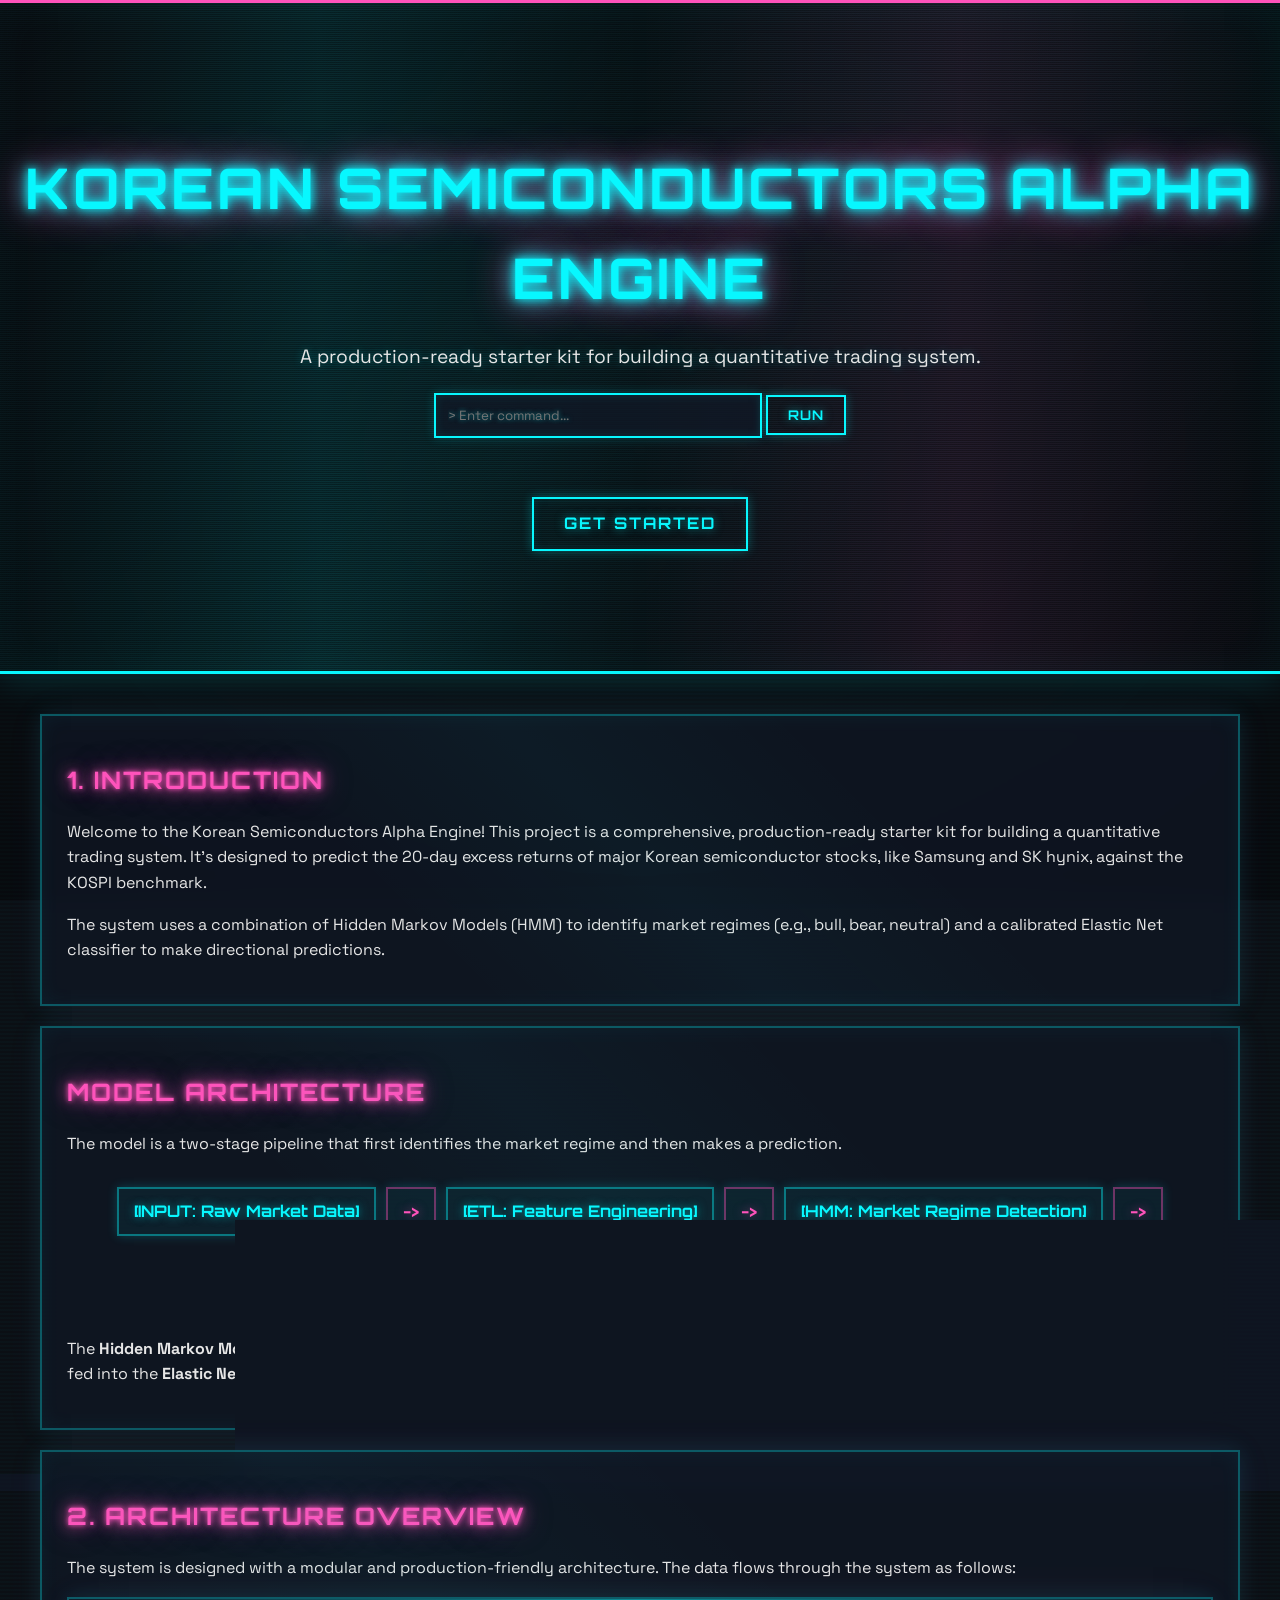
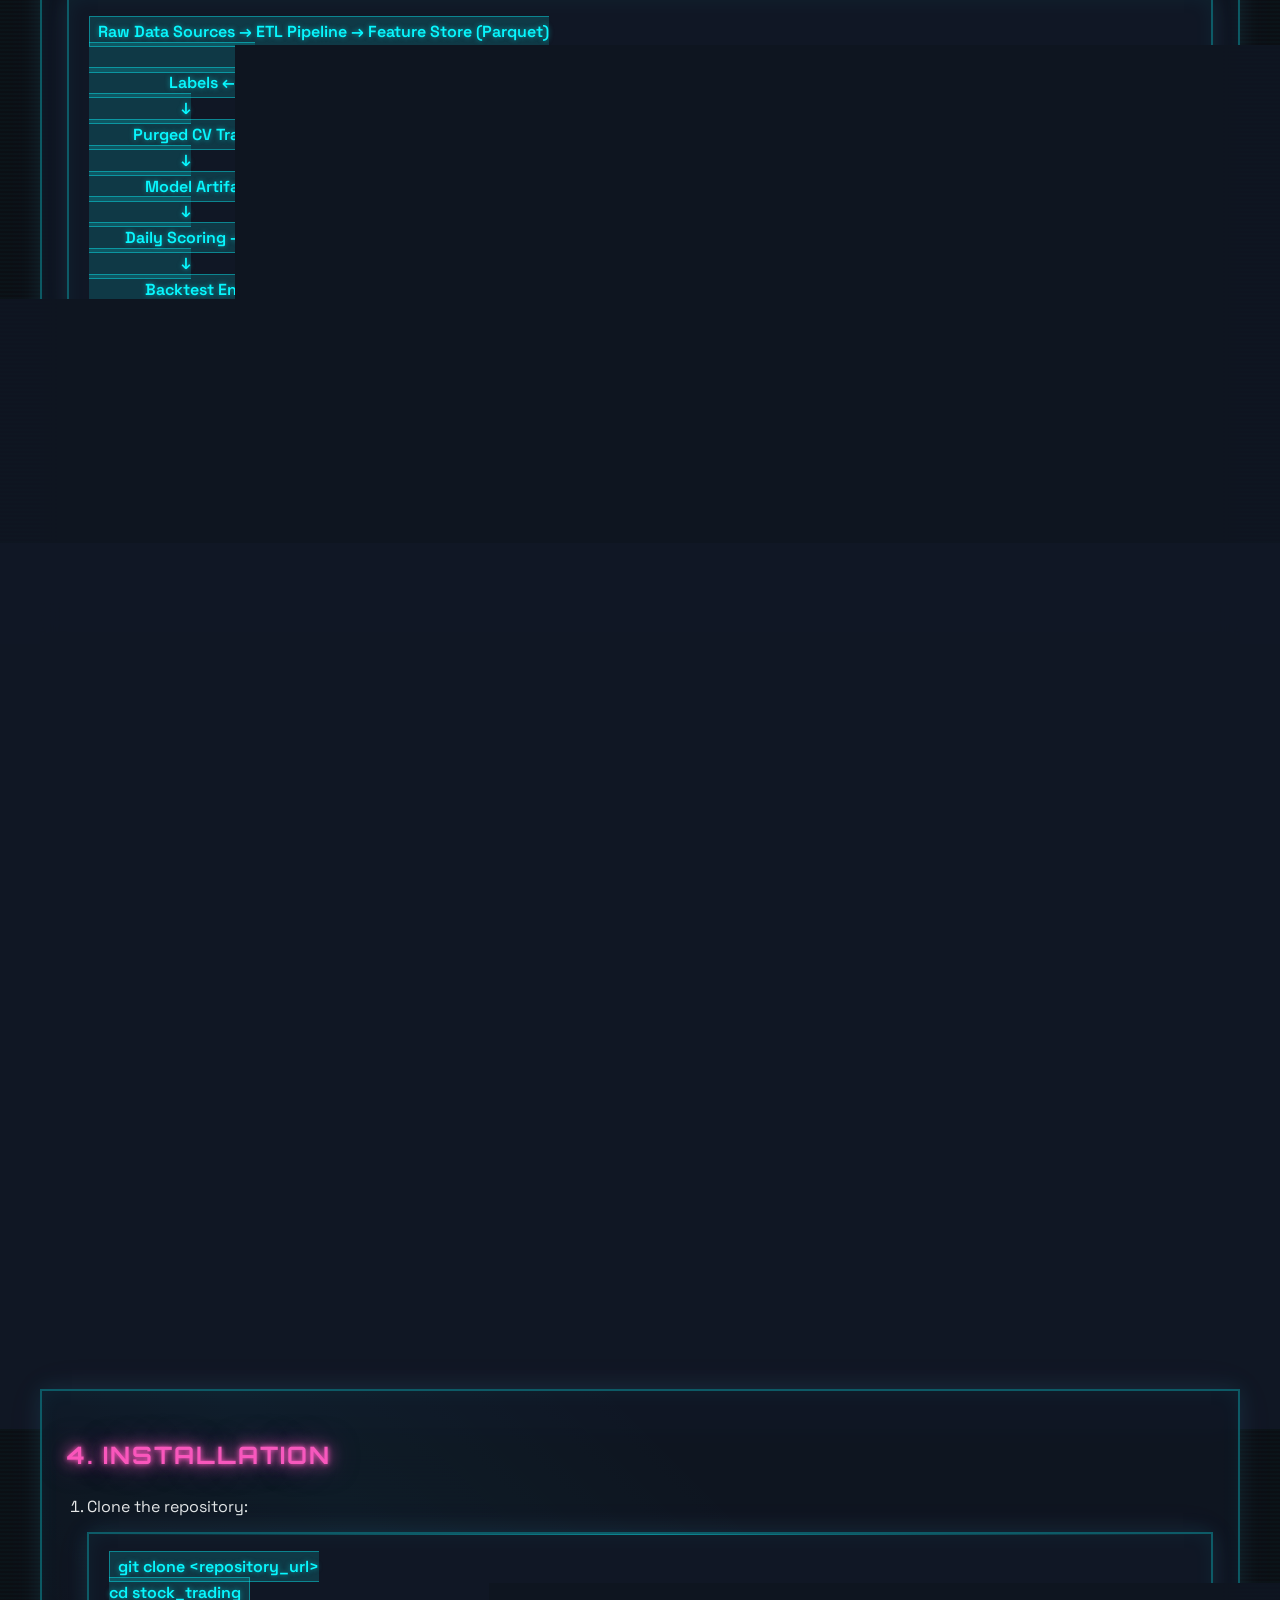
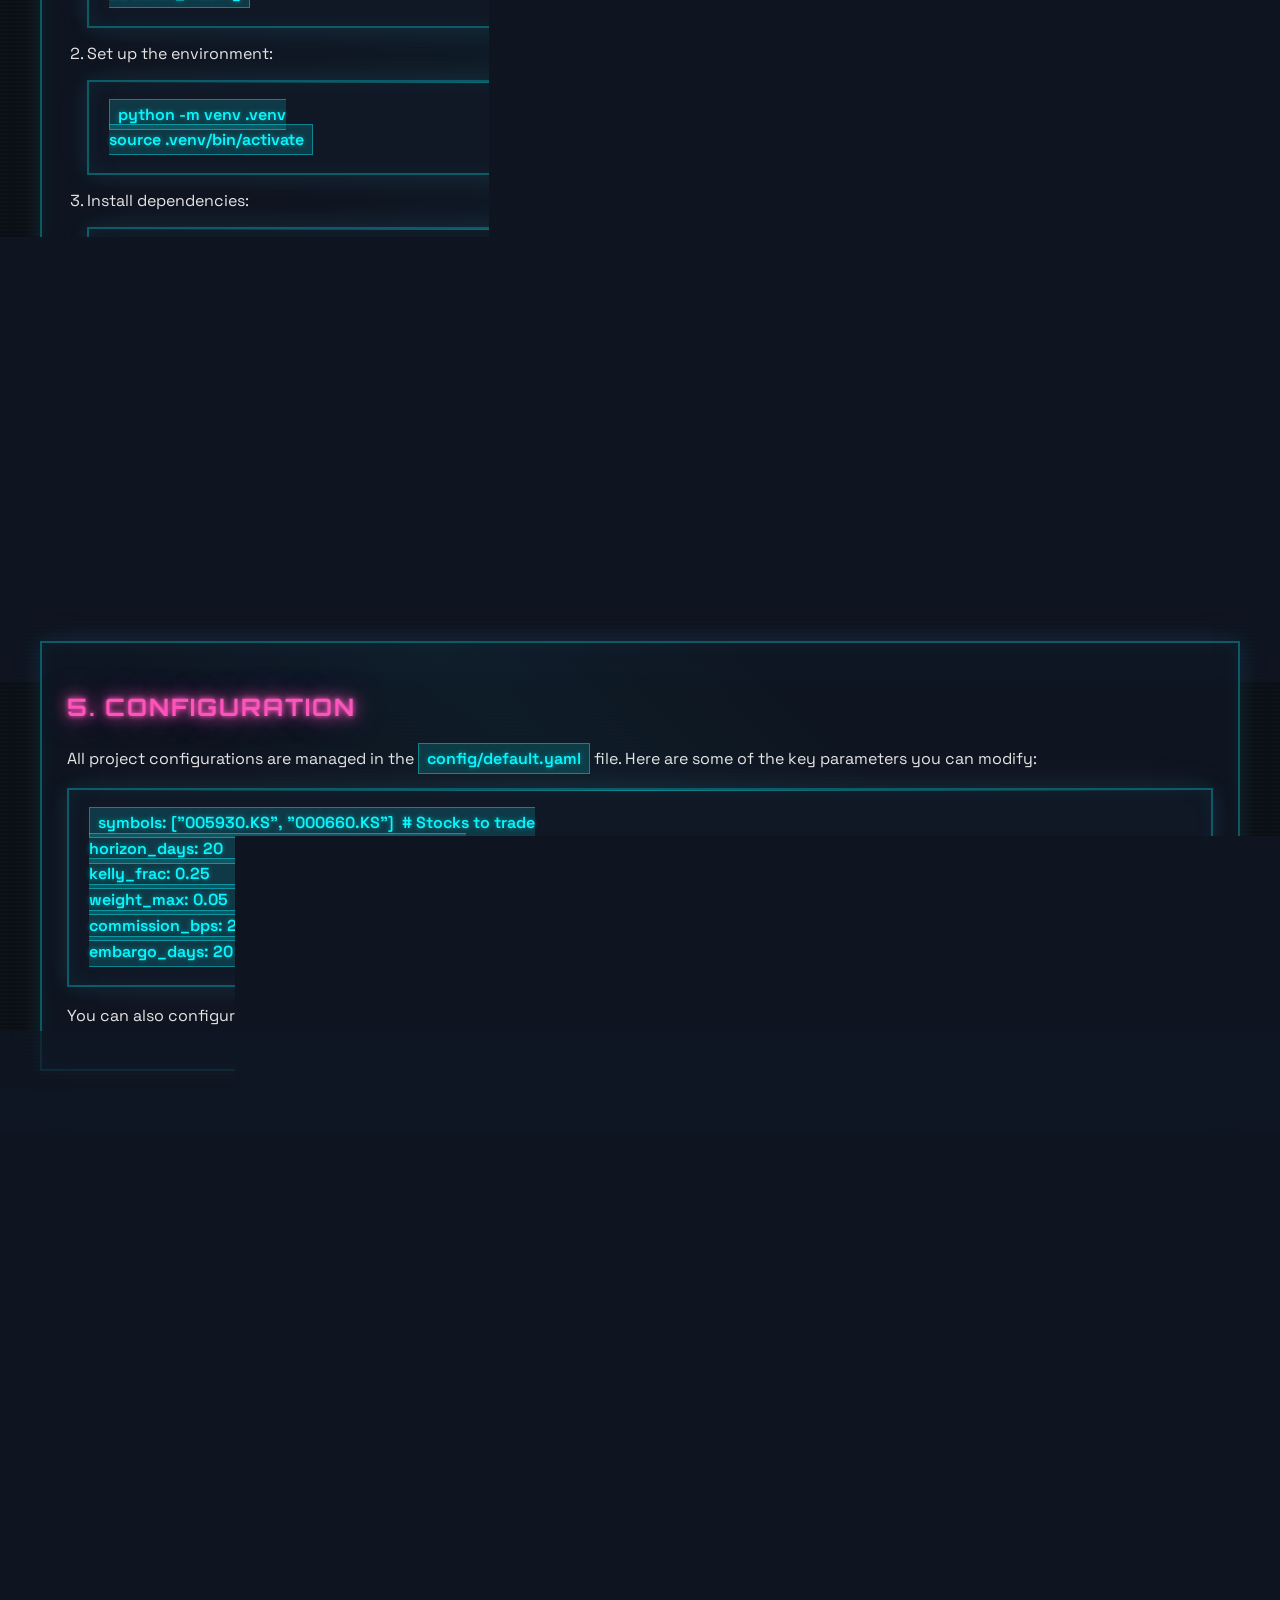
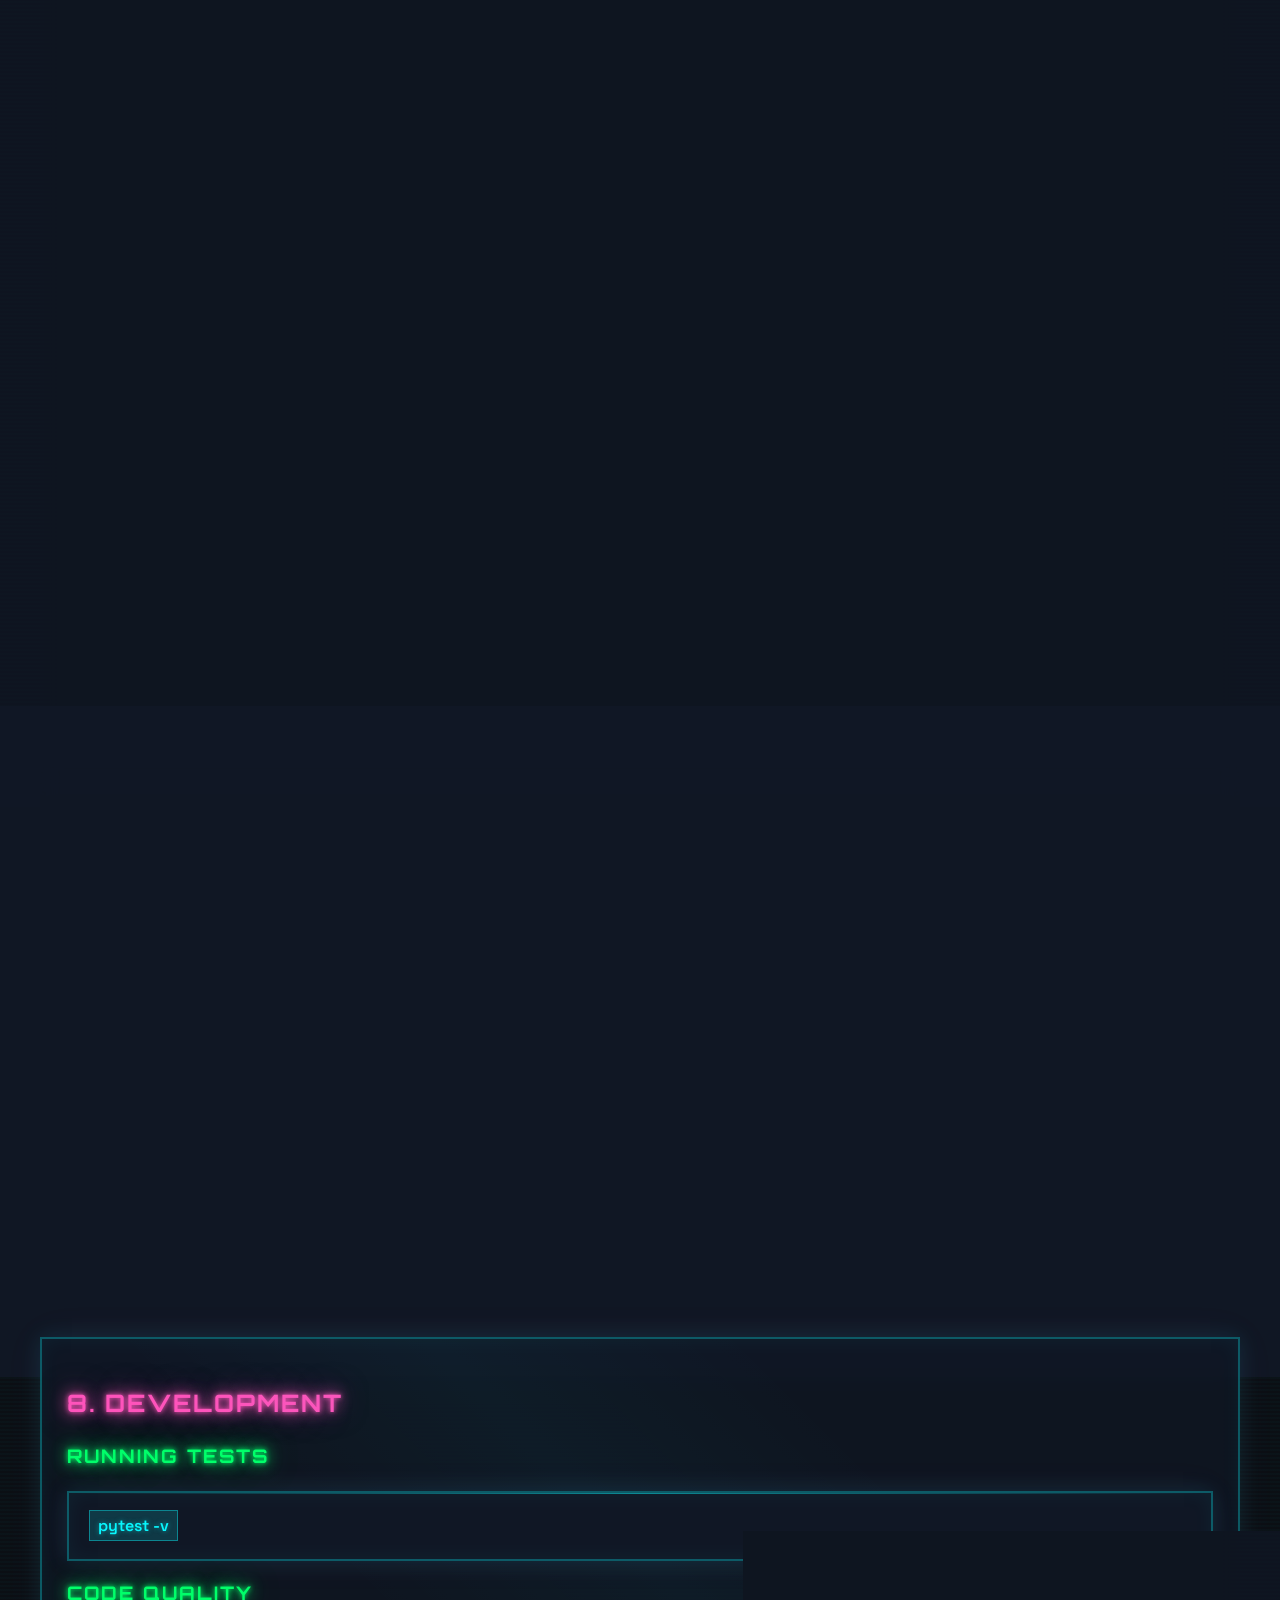
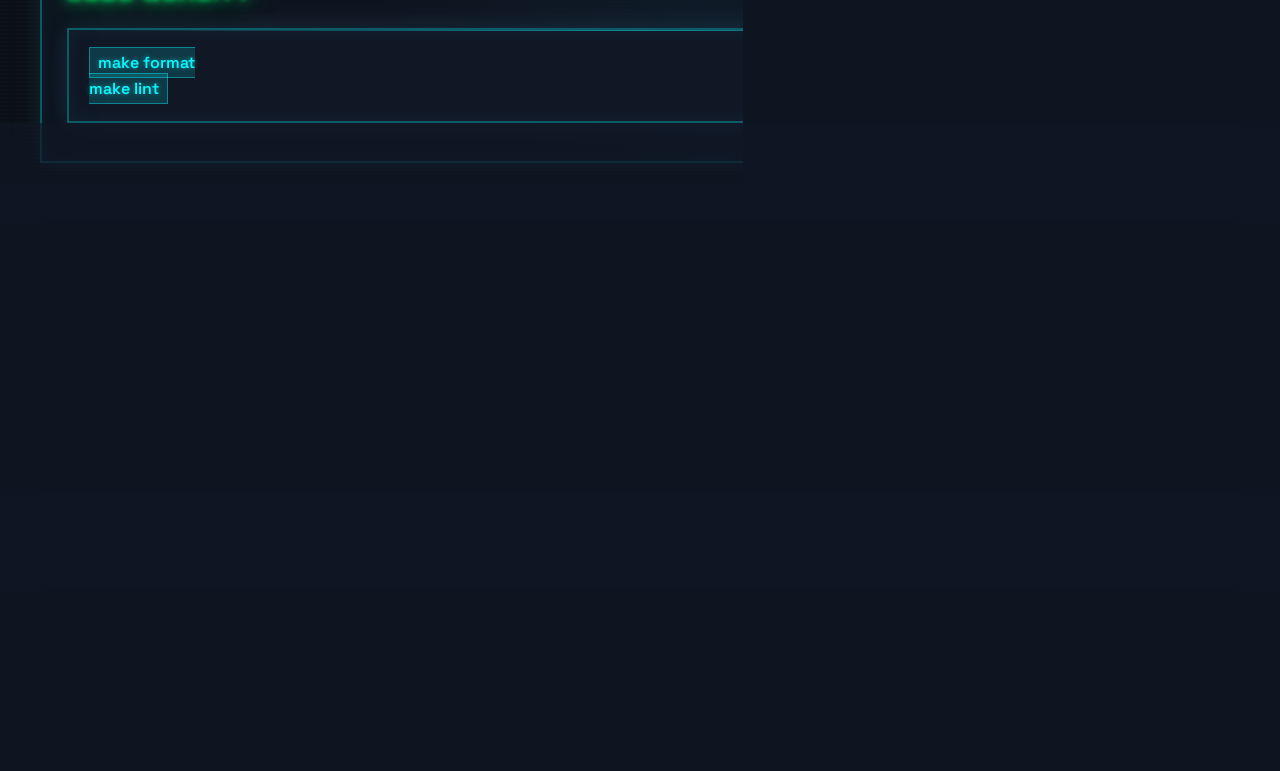
<file: index.html>
<!DOCTYPE html>
<html lang="en">
<head>
    <meta charset="UTF-8">
    <meta name="viewport" content="width=device-width, initial-scale=1.0">
    <title>User Guide: Korean Semiconductors Alpha Engine</title>
    <link rel="preconnect" href="https://fonts.googleapis.com">
    <link rel="preconnect" href="https://fonts.gstatic.com" crossorigin>
    <link href="https://fonts.googleapis.com/css2?family=Orbitron:wght@400;700&family=Space+Grotesk:wght@400;700&display=swap" rel="stylesheet">
    <style>
        :root {
            --base-color: #0B0F14;
            --surface-color: #111826;
            --accent-cyan: #08F7FE;
            --accent-magenta: #FE53BB;
            --accent-green: #00FF6A;
            --text-color: #E6E6E6;
        }

        @keyframes glitch {
            0% { transform: translate(0); }
            2% { transform: translate(-2px, 2px); }
            4% { transform: translate(-2px, -2px); }
            6% { transform: translate(2px, 2px); }
            8% { transform: translate(2px, -2px); }
            10% { transform: translate(0); }
            12% { transform: translate(-3px, 3px); }
            14% { transform: translate(-3px, -3px); }
            16% { transform: translate(3px, 3px); }
            18% { transform: translate(3px, -3px); }
            100% { transform: translate(0); }
        }

        @keyframes glitch-shadow {
            0% { text-shadow: 0 0 10px var(--accent-cyan), 0 0 20px var(--accent-cyan); }
            50% { text-shadow: -2px 0 #FE53BB, 2px 0 #08F7FE, 0 0 30px var(--accent-cyan); }
            100% { text-shadow: 0 0 10px var(--accent-cyan), 0 0 20px var(--accent-cyan); }
        }

        @keyframes scanline {
            0% { background-position: 0 0; }
            100% { background-position: 0 100%; }
        }

        @keyframes flicker {
            0%, 18%, 22%, 25%, 54%, 56%, 100% { opacity: 1; }
            19%, 24%, 55% { opacity: 0.4; }
        }

        @keyframes neon-pulse {
            0%, 100% {
                box-shadow: 0 0 10px rgba(8, 247, 254, 0.5),
                            0 0 20px rgba(8, 247, 254, 0.3),
                            inset 0 0 10px rgba(8, 247, 254, 0.1);
            }
            50% {
                box-shadow: 0 0 20px rgba(8, 247, 254, 0.8),
                            0 0 40px rgba(8, 247, 254, 0.6),
                            0 0 60px rgba(254, 83, 187, 0.4),
                            inset 0 0 20px rgba(8, 247, 254, 0.2);
            }
        }

        @keyframes neon-glow {
            0%, 100% { text-shadow: 0 0 10px currentColor, 0 0 20px currentColor; }
            50% { text-shadow: 0 0 20px currentColor, 0 0 40px currentColor, 0 0 60px currentColor; }
        }

        @keyframes pulse {
            0% { box-shadow: 0 0 20px rgba(8, 247, 254, 0.2); }
            50% { box-shadow: 0 0 30px rgba(8, 247, 254, 0.5); }
            100% { box-shadow: 0 0 20px rgba(8, 247, 254, 0.2); }
        }

        @keyframes data-stream {
            0% { transform: translateY(0); opacity: 0; }
            10% { opacity: 1; }
            90% { opacity: 1; }
            100% { transform: translateY(20px); opacity: 0; }
        }

        body {
            background-color: var(--base-color);
            background-image:
                repeating-linear-gradient(
                    0deg,
                    transparent,
                    transparent 2px,
                    rgba(8, 247, 254, 0.02) 2px,
                    rgba(8, 247, 254, 0.02) 4px
                );
            color: var(--text-color);
            font-family: 'Space Grotesk', sans-serif;
            line-height: 1.6;
            margin: 0;
            padding: 0;
            overflow-x: hidden;
            position: relative;
        }

        body::before {
            content: '';
            position: fixed;
            top: 0;
            left: 0;
            right: 0;
            bottom: 0;
            background: radial-gradient(ellipse at center, transparent 0%, rgba(0, 0, 0, 0.3) 100%);
            pointer-events: none;
            z-index: -1;
        }

        .container {
            max-width: 1200px;
            margin: 0 auto;
            padding: 40px 20px;
            position: relative;
            z-index: 2;
        }

        .hero p {
            font-size: 1.2em;
            color: var(--text-color);
            text-shadow: 0 0 10px rgba(8, 247, 254, 0.3);
        }

        #command-output {
            color: var(--accent-green);
            font-family: 'Space Grotesk', monospace;
            margin-top: 15px;
            min-height: 20px;
            text-shadow: 0 0 10px rgba(0, 255, 106, 0.5);
            animation: neon-glow 2s ease-in-out infinite;
        }

        .hero {
            text-align: center;
            padding: 120px 20px;
            background: linear-gradient(135deg, rgba(11, 15, 20, 0.95) 0%, rgba(8, 247, 254, 0.05) 50%, rgba(11, 15, 20, 0.95) 100%),
                        url('https://via.placeholder.com/1920x1080/0B0F14/000000?text=Rainy+Nocturnal+Megacity') no-repeat center center/cover;
            border-bottom: 3px solid var(--accent-cyan);
            border-top: 3px solid var(--accent-magenta);
            position: relative;
            overflow: hidden;
            box-shadow: 0 0 40px rgba(8, 247, 254, 0.2),
                        inset 0 0 40px rgba(8, 247, 254, 0.05);
            z-index: 1;
        }

        .hero::after {
            content: '';
            position: absolute;
            top: 0;
            left: 0;
            width: 100%;
            height: 100%;
            background: repeating-linear-gradient(0deg, rgba(0, 0, 0, 0.3), rgba(0, 0, 0, 0.3) 1px, transparent 1px, transparent 2px);
            animation: scanline 20s linear infinite;
            pointer-events: none;
        }

        .hero::before {
            content: '';
            position: absolute;
            top: 0;
            left: 0;
            right: 0;
            bottom: 0;
            background: linear-gradient(90deg,
                transparent 0%,
                rgba(8, 247, 254, 0.1) 25%,
                transparent 50%,
                rgba(254, 83, 187, 0.1) 75%,
                transparent 100%);
            animation: flicker 4s infinite;
            pointer-events: none;
        }

        .hero > * {
            position: relative;
            z-index: 5;
        }

        h1 {
            font-family: 'Orbitron', sans-serif;
            color: var(--accent-cyan);
            text-transform: uppercase;
            letter-spacing: 3px;
            text-shadow: 0 0 10px var(--accent-cyan), 0 0 20px var(--accent-cyan), 0 0 40px #FE53BB;
            animation: glitch 1.5s cubic-bezier(0.25, 0.46, 0.45, 0.94) both infinite,
                      glitch-shadow 2s ease-in-out infinite;
            font-weight: 700;
            font-size: 3.5em;
            position: relative;
            z-index: 10;
            margin: 20px 0;
        }

        h2 {
            font-family: 'Orbitron', sans-serif;
            color: var(--accent-magenta);
            text-transform: uppercase;
            letter-spacing: 2px;
            text-shadow: 0 0 5px var(--accent-magenta),
                        0 0 15px var(--accent-magenta),
                        0 0 30px rgba(254, 83, 187, 0.5);
            animation: neon-glow 2s ease-in-out infinite;
            font-weight: 700;
        }

        h3 {
            font-family: 'Orbitron', sans-serif;
            color: var(--accent-green);
            text-transform: uppercase;
            letter-spacing: 2px;
            text-shadow: 0 0 5px var(--accent-green),
                        0 0 15px var(--accent-green),
                        0 0 30px rgba(0, 255, 106, 0.5);
            animation: neon-glow 3s ease-in-out infinite;
            font-weight: 700;
        }

        .card {
            background: rgba(17, 24, 38, 0.7);
            backdrop-filter: blur(10px);
            border: 2px solid rgba(8, 247, 254, 0.3);
            border-radius: 0;
            padding: 25px;
            margin-bottom: 20px;
            box-shadow: 0 0 20px rgba(8, 247, 254, 0.1),
                        inset 0 0 20px rgba(8, 247, 254, 0.05),
                        0 0 40px rgba(254, 83, 187, 0.05);
            transition: all 0.3s ease;
            animation: neon-pulse 3s ease-in-out infinite;
            position: relative;
            overflow: hidden;
        }

        .card::before {
            content: '';
            position: absolute;
            top: 0;
            left: 0;
            right: 0;
            bottom: 0;
            background: linear-gradient(45deg, transparent 30%, rgba(8, 247, 254, 0.03) 50%, transparent 70%);
            animation: data-stream 4s linear infinite;
            pointer-events: none;
        }

        .card:hover {
            transform: translateY(-8px) scale(1.02);
            border-color: rgba(8, 247, 254, 0.6);
            box-shadow: 0 0 30px rgba(8, 247, 254, 0.3),
                        inset 0 0 30px rgba(8, 247, 254, 0.1),
                        0 0 60px rgba(254, 83, 187, 0.2);
        }

        code {
            font-family: 'Space Grotesk', monospace;
            background-color: rgba(8, 247, 254, 0.15);
            color: var(--accent-cyan);
            padding: 4px 8px;
            border-radius: 0;
            border: 1px solid rgba(8, 247, 254, 0.4);
            text-shadow: 0 0 5px rgba(8, 247, 254, 0.5);
            font-weight: 600;
        }

        pre {
            background-color: rgba(17, 24, 38, 0.9);
            border: 2px solid rgba(8, 247, 254, 0.3);
            padding: 20px;
            border-radius: 0;
            white-space: pre-wrap;
            word-wrap: break-word;
            box-shadow: inset 0 0 20px rgba(8, 247, 254, 0.05),
                        0 0 20px rgba(8, 247, 254, 0.1),
                        0 0 40px rgba(254, 83, 187, 0.05);
            position: relative;
            overflow: hidden;
        }

        pre::before {
            content: '';
            position: absolute;
            top: 0;
            left: 0;
            right: 0;
            height: 1px;
            background: linear-gradient(90deg, transparent, rgba(8, 247, 254, 0.5), transparent);
            animation: flicker 3s infinite;
        }

        ul, ol {
            padding-left: 20px;
        }

        li {
            margin-bottom: 10px;
        }

        a {
            color: var(--accent-magenta);
            text-decoration: none;
            transition: all 0.3s ease;
            position: relative;
            text-shadow: 0 0 5px rgba(254, 83, 187, 0.5);
        }

        a::after {
            content: '';
            position: absolute;
            bottom: -2px;
            left: 0;
            width: 0;
            height: 2px;
            background: linear-gradient(90deg, transparent, var(--accent-magenta), transparent);
            transition: width 0.3s ease;
        }

        a:hover {
            color: var(--accent-green);
            text-shadow: 0 0 15px var(--accent-green),
                        0 0 25px var(--accent-green);
        }

        a:hover::after {
            width: 100%;
        }

        .cta-button {
            display: inline-block;
            background-color: transparent;
            color: var(--accent-cyan);
            padding: 12px 30px;
            border-radius: 0;
            text-transform: uppercase;
            font-weight: bold;
            letter-spacing: 2px;
            border: 2px solid var(--accent-cyan);
            transition: all 0.3s ease;
            box-shadow: 0 0 10px rgba(8, 247, 254, 0.3),
                        inset 0 0 10px rgba(8, 247, 254, 0.1);
            font-family: 'Orbitron', sans-serif;
            text-shadow: 0 0 10px rgba(8, 247, 254, 0.5);
        }

        .cta-button:hover {
            background-color: var(--accent-cyan);
            color: var(--base-color);
            transform: scale(1.1) translateY(-2px);
            box-shadow: 0 0 25px var(--accent-cyan),
                        0 0 50px rgba(254, 83, 187, 0.3),
                        inset 0 0 15px rgba(8, 247, 254, 0.2);
            letter-spacing: 3px;
        }

        @keyframes flow {
            0% { opacity: 0; transform: translateY(20px); }
            100% { opacity: 1; transform: translateY(0); }
        }

        .model-diagram {
            display: flex;
            flex-wrap: wrap;
            justify-content: center;
            align-items: center;
            margin: 20px 0;
        }

        .stage, .arrow {
            opacity: 0;
            animation: flow 0.5s ease-out forwards;
            font-weight: bold;
            font-family: 'Orbitron', sans-serif;
            padding: 10px 15px;
            border: 2px solid rgba(8, 247, 254, 0.4);
            margin: 10px 5px;
            border-radius: 0;
            background: rgba(8, 247, 254, 0.05);
            box-shadow: 0 0 10px rgba(8, 247, 254, 0.2);
            color: var(--accent-cyan);
            text-shadow: 0 0 10px rgba(8, 247, 254, 0.5);
        }

        .arrow {
            color: var(--accent-magenta);
            border-color: rgba(254, 83, 187, 0.4);
            text-shadow: 0 0 10px rgba(254, 83, 187, 0.5);
        }

        .s1 { animation-delay: 0.5s; }
        .a1 { animation-delay: 1s; }
        .s2 { animation-delay: 1.5s; }
        .a2 { animation-delay: 2s; }
        .s3 { animation-delay: 2.5s; }
        .a3 { animation-delay: 3s; }
        .s4 { animation-delay: 3.5s; }
        .a4 { animation-delay: 4s; }
        .s5 { animation-delay: 4.5s; }

        .command-palette {
            margin: 20px 0;
        }

        #command-input {
            background-color: rgba(17, 24, 38, 0.8);
            color: var(--accent-cyan);
            border: 2px solid var(--accent-cyan);
            padding: 12px;
            width: 300px;
            font-family: 'Space Grotesk', monospace;
            text-shadow: 0 0 5px rgba(8, 247, 254, 0.5);
            box-shadow: inset 0 0 10px rgba(8, 247, 254, 0.1),
                        0 0 10px rgba(8, 247, 254, 0.2);
            transition: all 0.3s ease;
        }

        #command-input:focus {
            outline: none;
            box-shadow: inset 0 0 20px rgba(8, 247, 254, 0.2),
                        0 0 20px rgba(8, 247, 254, 0.4),
                        0 0 40px rgba(254, 83, 187, 0.2);
            border-color: var(--accent-magenta);
        }

        #command-button {
            background-color: transparent;
            color: var(--accent-cyan);
            border: 2px solid var(--accent-cyan);
            padding: 10px 20px;
            cursor: pointer;
            font-family: 'Orbitron', sans-serif;
            font-weight: bold;
            text-transform: uppercase;
            letter-spacing: 1px;
            transition: all 0.3s ease;
            box-shadow: 0 0 10px rgba(8, 247, 254, 0.3);
            text-shadow: 0 0 10px rgba(8, 247, 254, 0.5);
        }

        #command-button:hover {
            background-color: var(--accent-cyan);
            color: var(--base-color);
            box-shadow: 0 0 25px var(--accent-cyan),
                        0 0 50px rgba(254, 83, 187, 0.3);
        }

        .card.flipped .card-back {
            transform: rotateY(0deg);
        }

        .card .card-front, .card .card-back {
            position: absolute;
            width: 100%;
            height: 100%;
            backface-visibility: hidden;
            transition: transform 0.6s;
        }

        .card .card-back {
            transform: rotateY(180deg);
            display: flex;
            justify-content: center;
            align-items: center;
            background-color: var(--surface-color);
        }

        .tooltip {
            position: relative;
            display: inline-block;
            cursor: pointer;
        }

        .tooltip .tooltiptext {
            visibility: hidden;
            width: 200px;
            background-color: var(--surface-color);
            color: var(--text-color);
            text-align: center;
            border-radius: 6px;
            padding: 5px;
            position: absolute;
            z-index: 1;
            bottom: 125%;
            left: 50%;
            margin-left: -100px;
            opacity: 0;
            transition: opacity 0.3s;
        }

        .tooltip:hover .tooltiptext {
            visibility: visible;
            opacity: 1;
        }
    </style>
</head>
<body>

    <div class="hero">
        <h1>Korean Semiconductors Alpha Engine</h1>
        <p>A production-ready starter kit for building a quantitative trading system.</p>
        <div class="command-palette">
            <input type="text" id="command-input" placeholder="> Enter command...">
            <button id="command-button">Run</button>
        </div>
        <p id="command-output"></p>
        <a href="#quick-start" class="cta-button">Get Started</a>
    </div>

    <div class="container">
        <div class="card">
            <h2>1. Introduction</h2>
            <p>Welcome to the Korean Semiconductors Alpha Engine! This project is a comprehensive, production-ready starter kit for building a quantitative trading system. It's designed to predict the 20-day excess returns of major Korean semiconductor stocks, like Samsung and SK hynix, against the KOSPI benchmark.</p>
            <p>The system uses a combination of Hidden Markov Models (HMM) to identify market regimes (e.g., bull, bear, neutral) and a calibrated Elastic Net classifier to make directional predictions.</p>
        </div>

        <div class="card">
            <h2>Model Architecture</h2>
            <p>The model is a two-stage pipeline that first identifies the market regime and then makes a prediction.</p>
            <div class="model-diagram">
                <span class="stage s1">[INPUT: Raw Market Data]</span>
                <span class="arrow a1">-></span>
                <span class="stage s2">[ETL: Feature Engineering]</span>
                <span class="arrow a2">-></span>
                <span class="stage s3">[HMM: Market Regime Detection]</span>
                <span class="arrow a3">-></span>
                <span class="stage s4">[CLASSIFIER: Directional Prediction]</span>
                <span class="arrow a4">-></span>
                <span class="stage s5">[OUTPUT: Prediction]</span>
            </div>
            <p>The <strong>Hidden Markov Model (HMM)</strong> identifies the current market regime (e.g., bull, bear, neutral) based on historical data. The output of the HMM is then fed into the <strong>Elastic Net classifier</strong>, which makes a directional prediction (up or down) for the next 20 days.</p>
        </div>

        <div class="card">
            <h2>2. Architecture Overview</h2>
            <p>The system is designed with a modular and production-friendly architecture. The data flows through the system as follows:</p>
            <pre><code>Raw Data Sources → ETL Pipeline → Feature Store (Parquet)
                                       ↓
                    Labels ← Label Generator (20D ER)
                       ↓
           Purged CV Training → HMM + Classifier
                       ↓
              Model Artifacts (MLflow)
                       ↓
         Daily Scoring → Prediction Store → API
                       ↓
              Backtest Engine → Reports</code></pre>
            <p>Key Principles:</p>
            <ul>
                <li>No Lookahead Bias: All features are calculated using data available up to the previous day (t-1).</li>
                <li>No Label Leakage: The model is trained using Purged K-Fold Cross-Validation to prevent information from the training set leaking into the validation set.</li>
                <li>Production-Ready: The code is modular, typed, tested, and includes logging.</li>
                <li>Schema Contracts: All data is validated against predefined JSON schemas to ensure data quality.</li>
            </ul>
        </div>

        <div id="quick-start" class="card">
            <h2>3. Quick Start (5-Minute Demo)</h2>
            <p>This will get you up and running with the sample data included in the project.</p>
            <pre><code># 1. Navigate to the project directory
cd stock_trading

# 2. Create and activate a virtual environment
python -m venv .venv
source .venv/bin/activate  # On Windows: .venv\Scripts\activate

# 3. Install the required dependencies
pip install -r requirements.txt

# 4. Run the unit tests to verify the installation
pytest -v

# 5. Generate features and labels from the sample data
python etl/build_features.py --use-samples
python labeling/make_labels.py --use-samples

# 6. Start the API server
uvicorn api.main:app --reload --port 8000</code></pre>
            <p>You now have the API server running at <code>http://localhost:8000</code>. You can explore the API documentation at <a href="http://localhost:8000/docs" target="_blank">http://localhost:8000/docs</a>.</p>
        </div>

        <div class="card">
            <h2>4. Installation</h2>
            <ol>
                <li>Clone the repository:
                    <pre><code>git clone &lt;repository_url&gt;
cd stock_trading</code></pre>
                </li>
                <li>Set up the environment:
                    <pre><code>python -m venv .venv
source .venv/bin/activate</code></pre>
                </li>
                <li>Install dependencies:
                    <pre><code>pip install -r requirements.txt</code></pre>
                </li>
                <li>Set up pre-commit hooks (for development):
                    <pre><code>pre-commit install</code></pre>
                </li>
                <li>Set the PYTHONPATH:
                    <pre><code>export PYTHONPATH="${PYTHONPATH}:$(pwd)"</code></pre>
                    This is important to ensure that the Python interpreter can find the project's modules.
                </li>
            </ol>
        </div>

        <div class="card">
            <h2>5. Configuration</h2>
            <p>All project configurations are managed in the <code>config/default.yaml</code> file. Here are some of the key parameters you can modify:</p>
            <pre><code>symbols: ["005930.KS", "000660.KS"]  # Stocks to trade
horizon_days: 20                      # Prediction horizon
kelly_frac: 0.25                      # Kelly fraction for position sizing
weight_max: 0.05                      # Maximum position size
commission_bps: 2                     # Transaction cost in basis points
embargo_days: 20                      # CV embargo period</code></pre>
            <p>You can also configure the logging behavior in <code>config/logging.yaml</code>.</p>
        </div>

        <div class="card">
            <h2>6. Usage</h2>

            <h3>6.1. Generating Features (ETL)</h3>
            <ul>
                <li>To run with sample data:
                    <pre><code>python etl/build_features.py --use-samples</code></pre>
                </li>
                <li>To run with your own data (production):
                    <p>You will first need to implement the data ingestion logic in the <code>etl/ingest_*.py</code> files to connect to your data provider. Then, you can run:</p>
                    <pre><code>python etl/build_features.py --start-date 2020-01-01 --end-date 2025-10-24</code></pre>
                </li>
            </ul>

            <h3>6.2. Generating Labels</h3>
            <pre><code>python labeling/make_labels.py --use-samples</code></pre>

            <h3>6.3. Training the Model</h3>
            <pre><code>python modeling/pipeline.py --train --use-samples</code></pre>

            <h3>6.4. Running the Backtest</h3>
            <pre><code># This is a placeholder, as the backtest engine is not fully implemented
python backtest/engine.py --use-samples --report ./reports/sample</code></pre>

            <h3>6.5. Using the API</h3>
            <ul>
                <li>Start the API server:
                    <pre><code>uvicorn api.main:app --reload --port 8000</code></pre>
                </li>
                <li>API Endpoints:
                    <ul>
                        <li><code>GET /v1/health</code>: Health check.</li>
                        <li><code>GET /v1/predict?symbol=005930.KS</code>: Get the latest prediction for a single stock.</li>
                        <li><code>GET /v1/predictions</code>: Get all latest predictions.</li>
                        <li><code>GET /v1/dates</code>: List the dates for which predictions are available.</li>
                    </ul>
                </li>
            </ul>
        </div>

        <div class="card">
            <h2>7. Project Structure</h2>
            <pre><code>/
├─ api/                  # FastAPI application
├─ backtest/             # Backtesting engine
├─ config/               # YAML configuration
├─ data_contracts/       # JSON schemas for data validation
├─ etl/                  # Data ingestion & feature engineering
├─ labeling/             # Label generation
├─ modeling/             # HMM + classifier + pipeline
├─ schedules/            # Placeholder for Airflow DAGs
├─ stores/               # Parquet-based data stores
├─ utils/                # Utility modules (calendar, CV, etc.)
├─ samples/              # Sample CSV data for testing
├─ tests/                # Unit tests
└─ data/                 # Runtime data (ignored by git)</code></pre>
        </div>

        <div class="card">
            <h2>8. Development</h2>
            <h3>Running Tests</h3>
            <pre><code>pytest -v</code></pre>
            <h3>Code Quality</h3>
            <pre><code>make format
make lint</code></pre>
        </div>

        <div class="card">
            <h2>9. Roadmap & Future Work</h2>
            <ul>
                <li>Data Provider Integration: The <code>etl/ingest_*.py</code> files are stubs. You need to implement the logic to fetch data from your chosen data provider (e.g., Yahoo Finance, Bloomberg).</li>
                <li>Model Persistence: The training pipeline does not yet save the trained models. This needs to be implemented, potentially using a tool like MLflow.</li>
                <li>Backtest Engine: The backtest engine (<code>backtest/engine.py</code>) is incomplete and needs to be fully implemented.</li>
                <li>Deployment & Automation: The project includes placeholders for Docker and Airflow, but the implementation is left as an exercise.</li>
            </ul>
            <p>For a more detailed list of gaps and future work, please refer to the <code>IMPLEMENTATION_SUMMARY.md</code> file.</p>
        </div>
        <div class="card">
            <h2>Contact</h2>
            <p>For questions or collaboration, please open an issue on GitHub.</p>
        </div>
    </div>

    <script>
        // Command Palette functionality
        const commandInput = document.getElementById('command-input');
        const commandButton = document.getElementById('command-button');
        const commandOutput = document.getElementById('command-output');

        commandButton.addEventListener('click', () => {
            const command = commandInput.value.toLowerCase();
            let response = '';

            switch (command) {
                case 'help':
                    response = 'Available commands: help, status, about';
                    break;
                case 'status':
                    response = 'System status: Online. All modules operational.';
                    break;
                case 'about':
                    response = 'Korean Semiconductors Alpha Engine v1.0. Designed by Jimmy Kim.';
                    break;
                default:
                    response = `Command not recognized: ${command}. Type 'help' for options.`;
            }
            commandOutput.textContent = response;
            commandInput.value = '';
        });

        // Smooth scroll for Get Started button
        document.querySelector('.cta-button').addEventListener('click', function(e) {
            e.preventDefault();
            document.querySelector(this.getAttribute('href')).scrollIntoView({
                behavior: 'smooth'
            });
        });

        // Interactive Cards (flip effect)
        document.querySelectorAll('.card').forEach(card => {
            card.addEventListener('click', () => {
                card.classList.toggle('flipped');
            });
        });
    </script>

</body>
</html>
</file>
